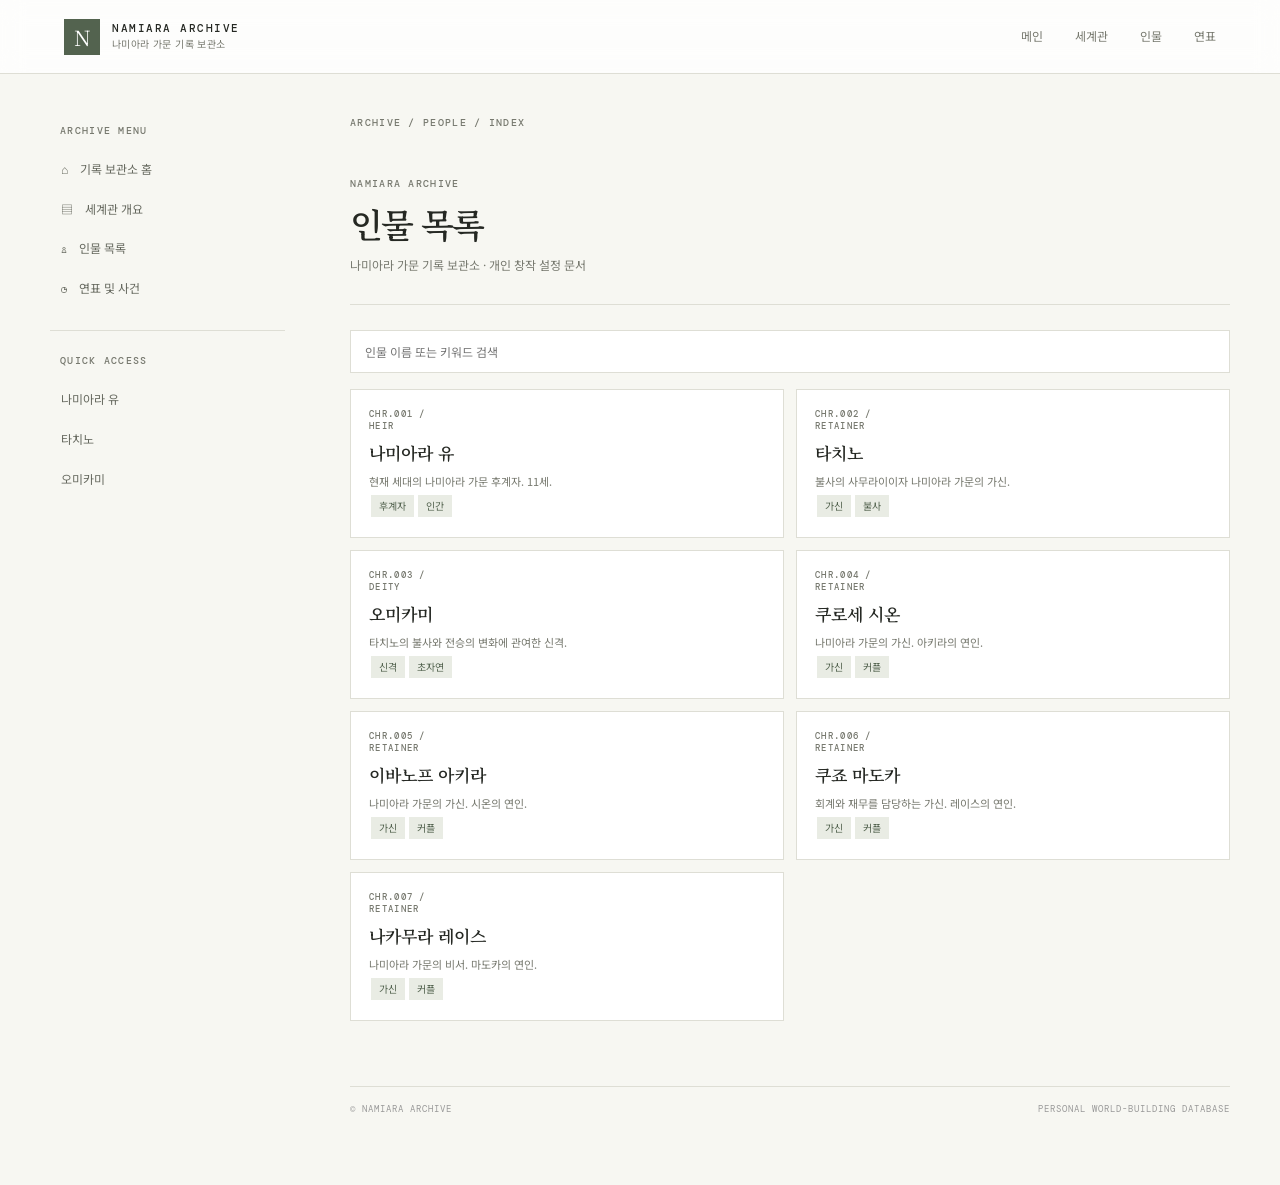
<file: characters/index.html>
<!doctype html><html lang="ko"><head><meta charset="utf-8"><meta name="viewport" content="width=device-width, initial-scale=1"><title>인물 목록 | 나미아라 기록 보관소</title><link rel="stylesheet" href="../assets/style.css"></head><body>
<header class="site-header"><a class="brand" href="../index.html"><span class="brand-mark">N</span><span><b>NAMIARA ARCHIVE</b><small>나미아라 가문 기록 보관소</small></span></a><button class="menu-toggle" aria-label="메뉴 열기" aria-expanded="false">☰</button><nav class="top-nav"><a href="../index.html">메인</a><a href="../world/index.html">세계관</a><a href="../characters/index.html">인물</a><a href="../timeline/index.html">연표</a></nav></header>
<div class="page-shell"><aside class="sidebar"><div class="side-label">ARCHIVE MENU</div><a class="side-link" href="../index.html">⌂　기록 보관소 홈</a><a class="side-link" href="../world/index.html">▤　세계관 개요</a><a class="side-link" href="../characters/index.html">♙　인물 목록</a><a class="side-link" href="../timeline/index.html">◷　연표 및 사건</a><div class="side-rule"></div><div class="side-label">QUICK ACCESS</div><a class="side-link" href="../characters/yu.html">나미아라 유</a><a class="side-link" href="../characters/tachino.html">타치노</a><a class="side-link" href="../characters/omikami.html">오미카미</a></aside>
<main class="content"><div class="breadcrumbs">ARCHIVE / PEOPLE / INDEX</div><div class="page-title"><span class="eyebrow">NAMIARA ARCHIVE</span><h1>인물 목록</h1><p>나미아라 가문 기록 보관소 · 개인 창작 설정 문서</p></div><input id="character-search" class="search-box" type="search" placeholder="인물 이름 또는 키워드 검색">
<div class="character-list">
<a class="character-card" href="yu.html"><span class="file-id">CHR.001 / HEIR</span><b>나미아라 유</b><p>현재 세대의 나미아라 가문 후계자. 11세.</p><span class="tag">후계자</span><span class="tag">인간</span></a>
<a class="character-card" href="tachino.html"><span class="file-id">CHR.002 / RETAINER</span><b>타치노</b><p>불사의 사무라이이자 나미아라 가문의 가신.</p><span class="tag">가신</span><span class="tag">불사</span></a>
<a class="character-card" href="omikami.html"><span class="file-id">CHR.003 / DEITY</span><b>오미카미</b><p>타치노의 불사와 전승의 변화에 관여한 신격.</p><span class="tag">신격</span><span class="tag">초자연</span></a>
<a class="character-card" href="shion.html"><span class="file-id">CHR.004 / RETAINER</span><b>쿠로세 시온</b><p>나미아라 가문의 가신. 아키라의 연인.</p><span class="tag">가신</span><span class="tag">커플</span></a>
<a class="character-card" href="akira.html"><span class="file-id">CHR.005 / RETAINER</span><b>이바노프 아키라</b><p>나미아라 가문의 가신. 시온의 연인.</p><span class="tag">가신</span><span class="tag">커플</span></a>
<a class="character-card" href="madoka.html"><span class="file-id">CHR.006 / RETAINER</span><b>쿠죠 마도카</b><p>회계와 재무를 담당하는 가신. 레이스의 연인.</p><span class="tag">가신</span><span class="tag">커플</span></a>
<a class="character-card" href="reisu.html"><span class="file-id">CHR.007 / RETAINER</span><b>나카무라 레이스</b><p>나미아라 가문의 비서. 마도카의 연인.</p><span class="tag">가신</span><span class="tag">커플</span></a>
</div><footer class="site-footer"><span>© NAMIARA ARCHIVE</span><span>PERSONAL WORLD-BUILDING DATABASE</span></footer></main></div><script src="../assets/main.js"></script></body></html>
</file>
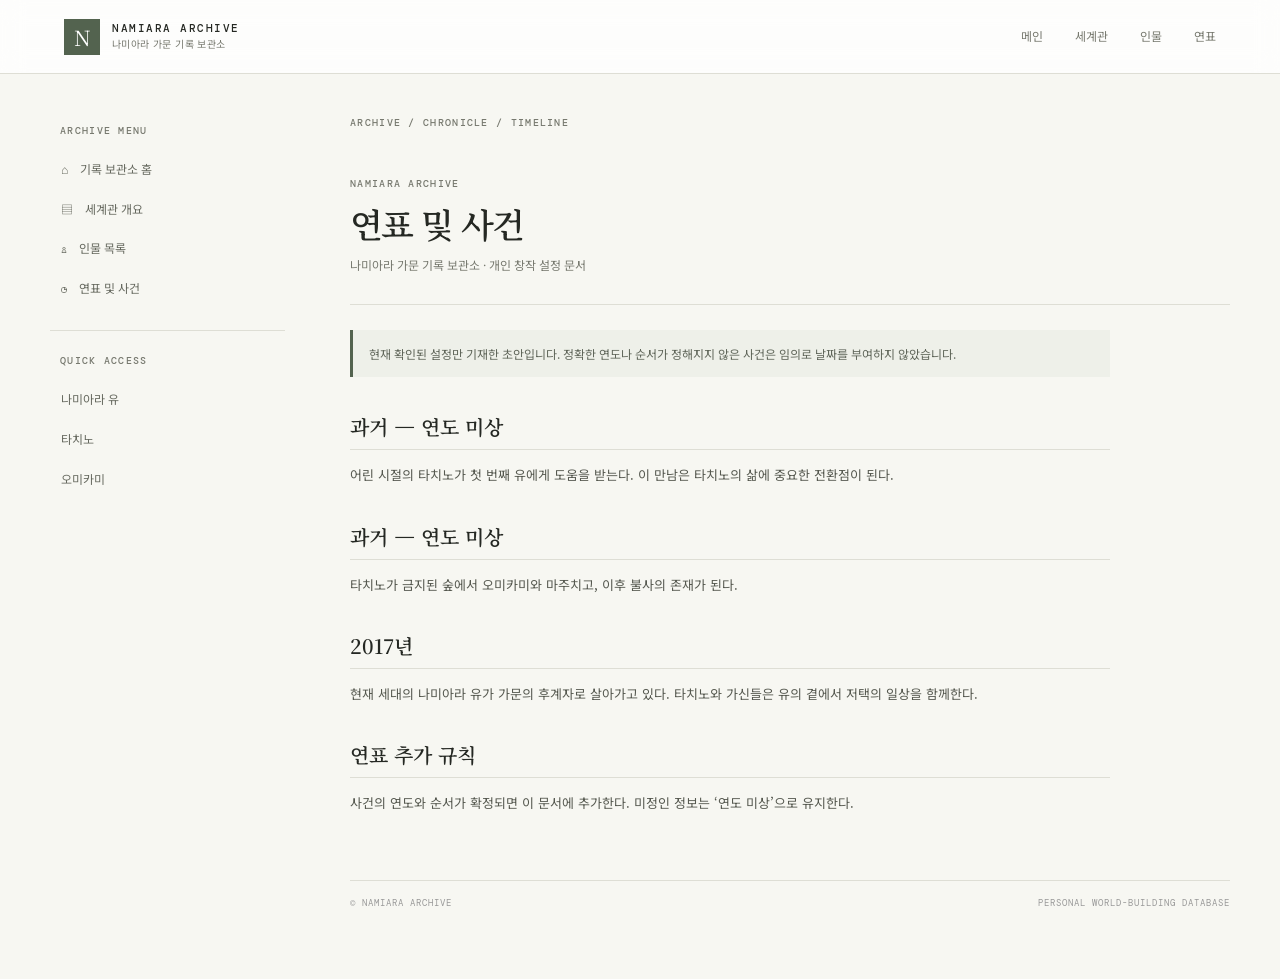
<file: timeline/index.html>
<!doctype html><html lang="ko"><head><meta charset="utf-8"><meta name="viewport" content="width=device-width, initial-scale=1"><title>연표 및 사건 | 나미아라 기록 보관소</title><link rel="stylesheet" href="../assets/style.css"></head><body>
<header class="site-header"><a class="brand" href="../index.html"><span class="brand-mark">N</span><span><b>NAMIARA ARCHIVE</b><small>나미아라 가문 기록 보관소</small></span></a><button class="menu-toggle" aria-label="메뉴 열기" aria-expanded="false">☰</button><nav class="top-nav"><a href="../index.html">메인</a><a href="../world/index.html">세계관</a><a href="../characters/index.html">인물</a><a href="../timeline/index.html">연표</a></nav></header>
<div class="page-shell"><aside class="sidebar"><div class="side-label">ARCHIVE MENU</div><a class="side-link" href="../index.html">⌂　기록 보관소 홈</a><a class="side-link" href="../world/index.html">▤　세계관 개요</a><a class="side-link" href="../characters/index.html">♙　인물 목록</a><a class="side-link" href="../timeline/index.html">◷　연표 및 사건</a><div class="side-rule"></div><div class="side-label">QUICK ACCESS</div><a class="side-link" href="../characters/yu.html">나미아라 유</a><a class="side-link" href="../characters/tachino.html">타치노</a><a class="side-link" href="../characters/omikami.html">오미카미</a></aside>
<main class="content"><div class="breadcrumbs">ARCHIVE / CHRONICLE / TIMELINE</div><div class="page-title"><span class="eyebrow">NAMIARA ARCHIVE</span><h1>연표 및 사건</h1><p>나미아라 가문 기록 보관소 · 개인 창작 설정 문서</p></div><article class="article"><div class="notice">현재 확인된 설정만 기재한 초안입니다. 정확한 연도나 순서가 정해지지 않은 사건은 임의로 날짜를 부여하지 않았습니다.</div><h2>과거 — 연도 미상</h2><p>어린 시절의 타치노가 첫 번째 유에게 도움을 받는다. 이 만남은 타치노의 삶에 중요한 전환점이 된다.</p><h2>과거 — 연도 미상</h2><p>타치노가 금지된 숲에서 오미카미와 마주치고, 이후 불사의 존재가 된다.</p><h2>2017년</h2><p>현재 세대의 나미아라 유가 가문의 후계자로 살아가고 있다. 타치노와 가신들은 유의 곁에서 저택의 일상을 함께한다.</p><h2>연표 추가 규칙</h2><p>사건의 연도와 순서가 확정되면 이 문서에 추가한다. 미정인 정보는 ‘연도 미상’으로 유지한다.</p></article><footer class="site-footer"><span>© NAMIARA ARCHIVE</span><span>PERSONAL WORLD-BUILDING DATABASE</span></footer></main></div><script src="../assets/main.js"></script></body></html>
</file>
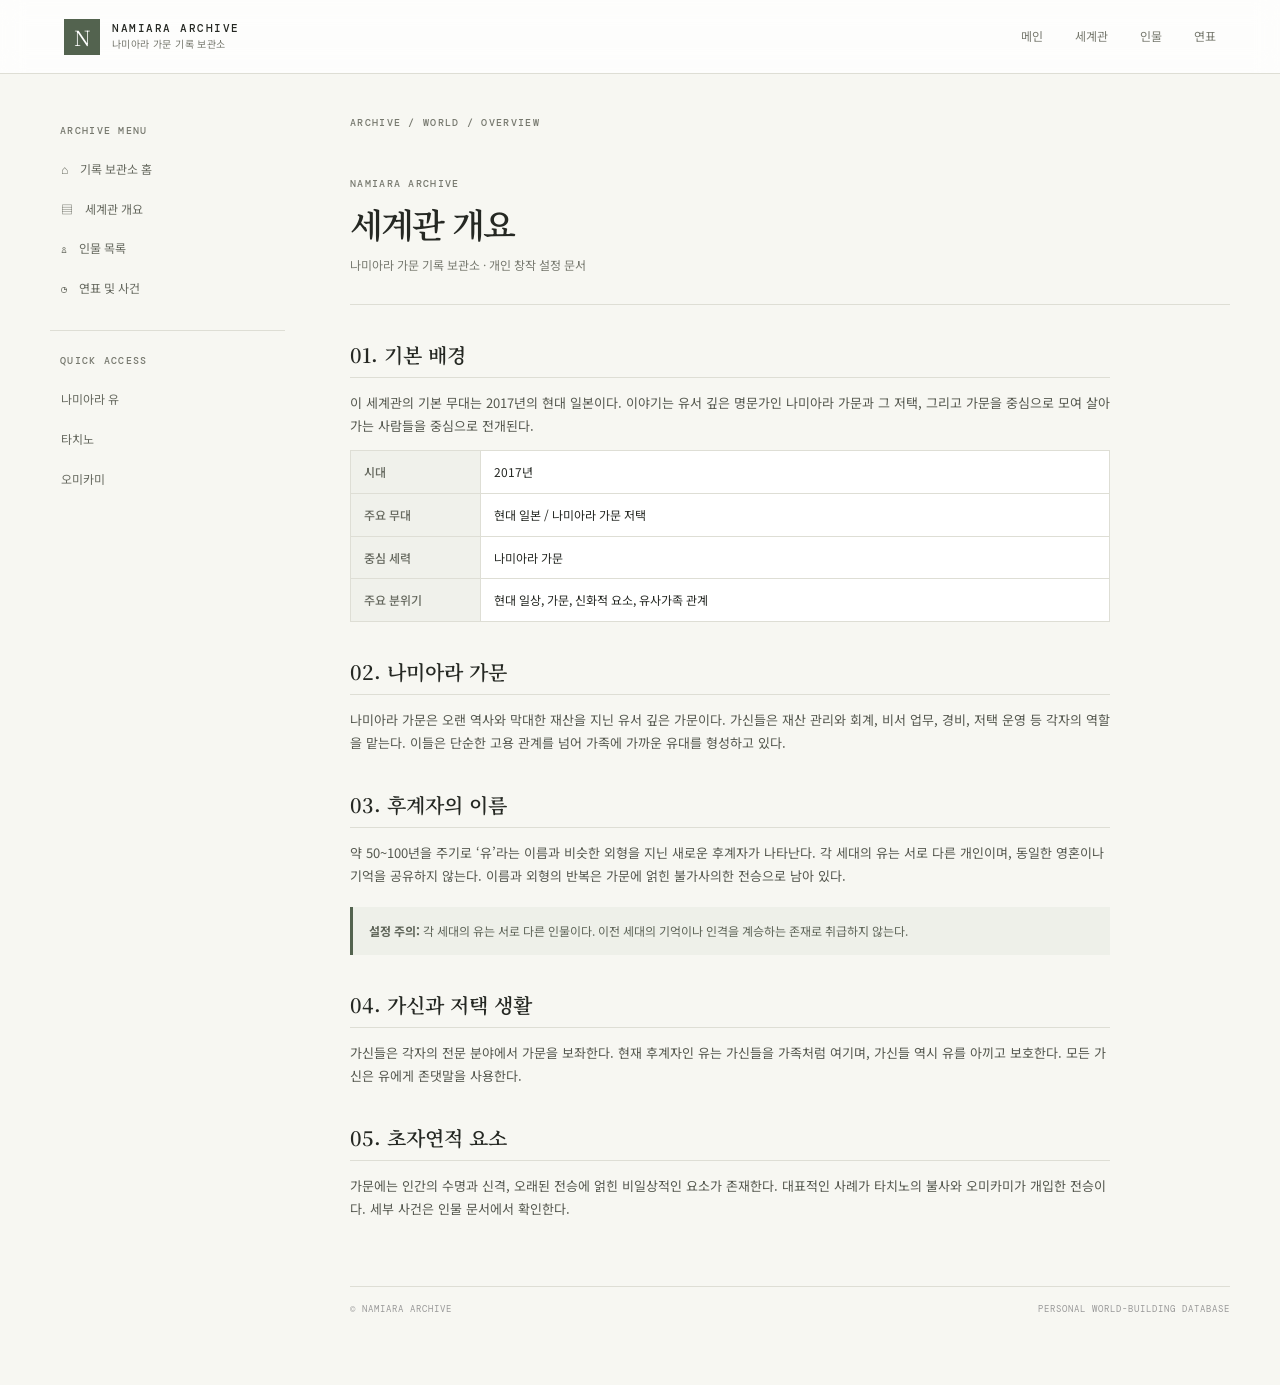
<file: world/index.html>
<!doctype html><html lang="ko"><head><meta charset="utf-8"><meta name="viewport" content="width=device-width, initial-scale=1"><title>세계관 개요 | 나미아라 기록 보관소</title><link rel="stylesheet" href="../assets/style.css"></head><body>
<header class="site-header"><a class="brand" href="../index.html"><span class="brand-mark">N</span><span><b>NAMIARA ARCHIVE</b><small>나미아라 가문 기록 보관소</small></span></a><button class="menu-toggle" aria-label="메뉴 열기" aria-expanded="false">☰</button><nav class="top-nav"><a href="../index.html">메인</a><a href="../world/index.html">세계관</a><a href="../characters/index.html">인물</a><a href="../timeline/index.html">연표</a></nav></header>
<div class="page-shell"><aside class="sidebar"><div class="side-label">ARCHIVE MENU</div><a class="side-link" href="../index.html">⌂　기록 보관소 홈</a><a class="side-link" href="../world/index.html">▤　세계관 개요</a><a class="side-link" href="../characters/index.html">♙　인물 목록</a><a class="side-link" href="../timeline/index.html">◷　연표 및 사건</a><div class="side-rule"></div><div class="side-label">QUICK ACCESS</div><a class="side-link" href="../characters/yu.html">나미아라 유</a><a class="side-link" href="../characters/tachino.html">타치노</a><a class="side-link" href="../characters/omikami.html">오미카미</a></aside>
<main class="content"><div class="breadcrumbs">ARCHIVE / WORLD / OVERVIEW</div><div class="page-title"><span class="eyebrow">NAMIARA ARCHIVE</span><h1>세계관 개요</h1><p>나미아라 가문 기록 보관소 · 개인 창작 설정 문서</p></div><article class="article">
<h2>01. 기본 배경</h2>
<p>이 세계관의 기본 무대는 2017년의 현대 일본이다. 이야기는 유서 깊은 명문가인 나미아라 가문과 그 저택, 그리고 가문을 중심으로 모여 살아가는 사람들을 중심으로 전개된다.</p>
<table class="data-table"><tr><th>시대</th><td>2017년</td></tr><tr><th>주요 무대</th><td>현대 일본 / 나미아라 가문 저택</td></tr><tr><th>중심 세력</th><td>나미아라 가문</td></tr><tr><th>주요 분위기</th><td>현대 일상, 가문, 신화적 요소, 유사가족 관계</td></tr></table>
<h2>02. 나미아라 가문</h2>
<p>나미아라 가문은 오랜 역사와 막대한 재산을 지닌 유서 깊은 가문이다. 가신들은 재산 관리와 회계, 비서 업무, 경비, 저택 운영 등 각자의 역할을 맡는다. 이들은 단순한 고용 관계를 넘어 가족에 가까운 유대를 형성하고 있다.</p>
<h2>03. 후계자의 이름</h2>
<p>약 50~100년을 주기로 ‘유’라는 이름과 비슷한 외형을 지닌 새로운 후계자가 나타난다. 각 세대의 유는 서로 다른 개인이며, 동일한 영혼이나 기억을 공유하지 않는다. 이름과 외형의 반복은 가문에 얽힌 불가사의한 전승으로 남아 있다.</p>
<div class="notice"><b>설정 주의:</b> 각 세대의 유는 서로 다른 인물이다. 이전 세대의 기억이나 인격을 계승하는 존재로 취급하지 않는다.</div>
<h2>04. 가신과 저택 생활</h2>
<p>가신들은 각자의 전문 분야에서 가문을 보좌한다. 현재 후계자인 유는 가신들을 가족처럼 여기며, 가신들 역시 유를 아끼고 보호한다. 모든 가신은 유에게 존댓말을 사용한다.</p>
<h2>05. 초자연적 요소</h2>
<p>가문에는 인간의 수명과 신격, 오래된 전승에 얽힌 비일상적인 요소가 존재한다. 대표적인 사례가 타치노의 불사와 오미카미가 개입한 전승이다. 세부 사건은 인물 문서에서 확인한다.</p>
</article><footer class="site-footer"><span>© NAMIARA ARCHIVE</span><span>PERSONAL WORLD-BUILDING DATABASE</span></footer></main></div><script src="../assets/main.js"></script></body></html>
</file>
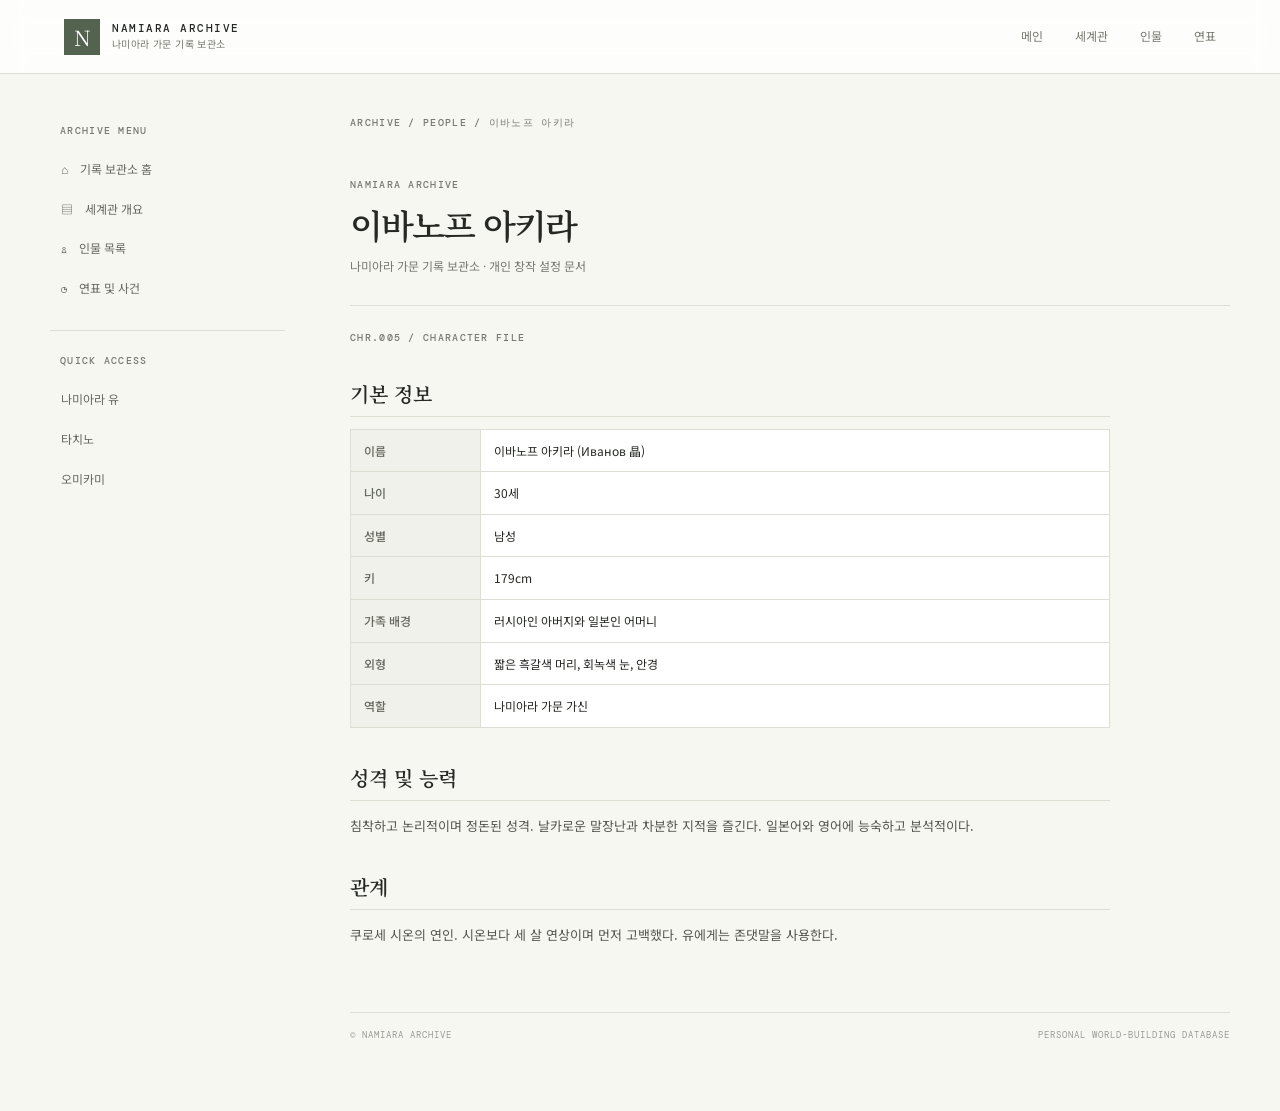
<file: characters/akira.html>
<!doctype html><html lang="ko"><head><meta charset="utf-8"><meta name="viewport" content="width=device-width, initial-scale=1"><title>이바노프 아키라 | 나미아라 기록 보관소</title><link rel="stylesheet" href="../assets/style.css"></head><body>
<header class="site-header"><a class="brand" href="../index.html"><span class="brand-mark">N</span><span><b>NAMIARA ARCHIVE</b><small>나미아라 가문 기록 보관소</small></span></a><button class="menu-toggle" aria-label="메뉴 열기" aria-expanded="false">☰</button><nav class="top-nav"><a href="../index.html">메인</a><a href="../world/index.html">세계관</a><a href="../characters/index.html">인물</a><a href="../timeline/index.html">연표</a></nav></header>
<div class="page-shell"><aside class="sidebar"><div class="side-label">ARCHIVE MENU</div><a class="side-link" href="../index.html">⌂　기록 보관소 홈</a><a class="side-link" href="../world/index.html">▤　세계관 개요</a><a class="side-link" href="../characters/index.html">♙　인물 목록</a><a class="side-link" href="../timeline/index.html">◷　연표 및 사건</a><div class="side-rule"></div><div class="side-label">QUICK ACCESS</div><a class="side-link" href="../characters/yu.html">나미아라 유</a><a class="side-link" href="../characters/tachino.html">타치노</a><a class="side-link" href="../characters/omikami.html">오미카미</a></aside>
<main class="content"><div class="breadcrumbs">ARCHIVE / PEOPLE / 이바노프 아키라</div><div class="page-title"><span class="eyebrow">NAMIARA ARCHIVE</span><h1>이바노프 아키라</h1><p>나미아라 가문 기록 보관소 · 개인 창작 설정 문서</p></div><article class="article"><div class="eyebrow">CHR.005 / CHARACTER FILE</div><h2>기본 정보</h2><table class="data-table"><tr><th>이름</th><td>이바노프 아키라 (Иванов 晶)</td></tr><tr><th>나이</th><td>30세</td></tr><tr><th>성별</th><td>남성</td></tr><tr><th>키</th><td>179cm</td></tr><tr><th>가족 배경</th><td>러시아인 아버지와 일본인 어머니</td></tr><tr><th>외형</th><td>짧은 흑갈색 머리, 회녹색 눈, 안경</td></tr><tr><th>역할</th><td>나미아라 가문 가신</td></tr></table><h2>성격 및 능력</h2><p>침착하고 논리적이며 정돈된 성격. 날카로운 말장난과 차분한 지적을 즐긴다. 일본어와 영어에 능숙하고 분석적이다.</p><h2>관계</h2><p>쿠로세 시온의 연인. 시온보다 세 살 연상이며 먼저 고백했다. 유에게는 존댓말을 사용한다.</p></article><footer class="site-footer"><span>© NAMIARA ARCHIVE</span><span>PERSONAL WORLD-BUILDING DATABASE</span></footer></main></div><script src="../assets/main.js"></script></body></html>
</file>
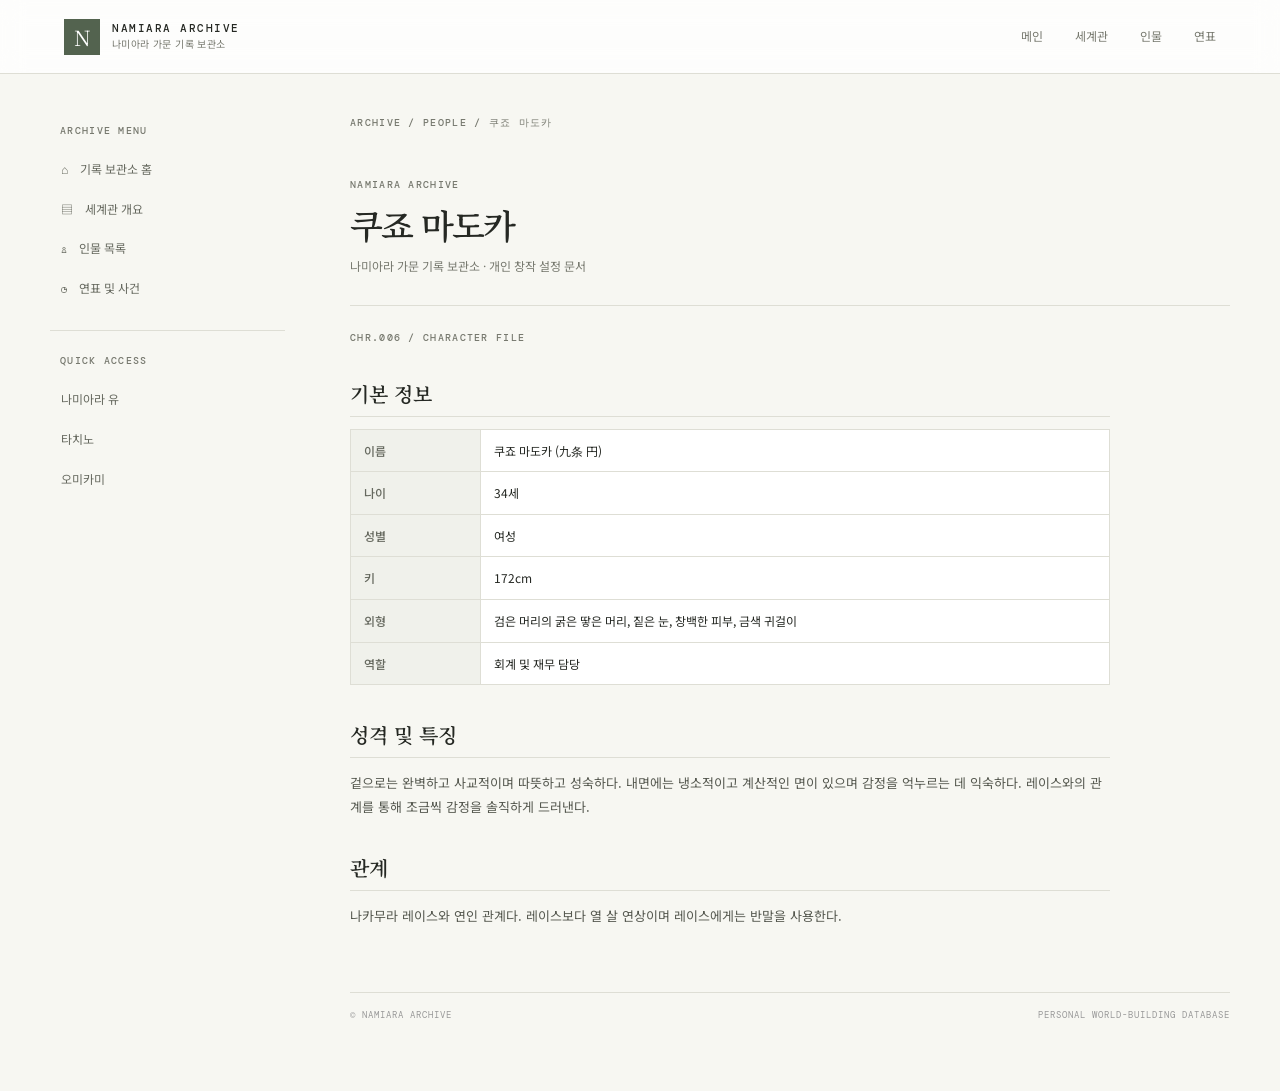
<file: characters/madoka.html>
<!doctype html><html lang="ko"><head><meta charset="utf-8"><meta name="viewport" content="width=device-width, initial-scale=1"><title>쿠죠 마도카 | 나미아라 기록 보관소</title><link rel="stylesheet" href="../assets/style.css"></head><body>
<header class="site-header"><a class="brand" href="../index.html"><span class="brand-mark">N</span><span><b>NAMIARA ARCHIVE</b><small>나미아라 가문 기록 보관소</small></span></a><button class="menu-toggle" aria-label="메뉴 열기" aria-expanded="false">☰</button><nav class="top-nav"><a href="../index.html">메인</a><a href="../world/index.html">세계관</a><a href="../characters/index.html">인물</a><a href="../timeline/index.html">연표</a></nav></header>
<div class="page-shell"><aside class="sidebar"><div class="side-label">ARCHIVE MENU</div><a class="side-link" href="../index.html">⌂　기록 보관소 홈</a><a class="side-link" href="../world/index.html">▤　세계관 개요</a><a class="side-link" href="../characters/index.html">♙　인물 목록</a><a class="side-link" href="../timeline/index.html">◷　연표 및 사건</a><div class="side-rule"></div><div class="side-label">QUICK ACCESS</div><a class="side-link" href="../characters/yu.html">나미아라 유</a><a class="side-link" href="../characters/tachino.html">타치노</a><a class="side-link" href="../characters/omikami.html">오미카미</a></aside>
<main class="content"><div class="breadcrumbs">ARCHIVE / PEOPLE / 쿠죠 마도카</div><div class="page-title"><span class="eyebrow">NAMIARA ARCHIVE</span><h1>쿠죠 마도카</h1><p>나미아라 가문 기록 보관소 · 개인 창작 설정 문서</p></div><article class="article"><div class="eyebrow">CHR.006 / CHARACTER FILE</div><h2>기본 정보</h2><table class="data-table"><tr><th>이름</th><td>쿠죠 마도카 (九条 円)</td></tr><tr><th>나이</th><td>34세</td></tr><tr><th>성별</th><td>여성</td></tr><tr><th>키</th><td>172cm</td></tr><tr><th>외형</th><td>검은 머리의 굵은 땋은 머리, 짙은 눈, 창백한 피부, 금색 귀걸이</td></tr><tr><th>역할</th><td>회계 및 재무 담당</td></tr></table><h2>성격 및 특징</h2><p>겉으로는 완벽하고 사교적이며 따뜻하고 성숙하다. 내면에는 냉소적이고 계산적인 면이 있으며 감정을 억누르는 데 익숙하다. 레이스와의 관계를 통해 조금씩 감정을 솔직하게 드러낸다.</p><h2>관계</h2><p>나카무라 레이스와 연인 관계다. 레이스보다 열 살 연상이며 레이스에게는 반말을 사용한다.</p></article><footer class="site-footer"><span>© NAMIARA ARCHIVE</span><span>PERSONAL WORLD-BUILDING DATABASE</span></footer></main></div><script src="../assets/main.js"></script></body></html>
</file>
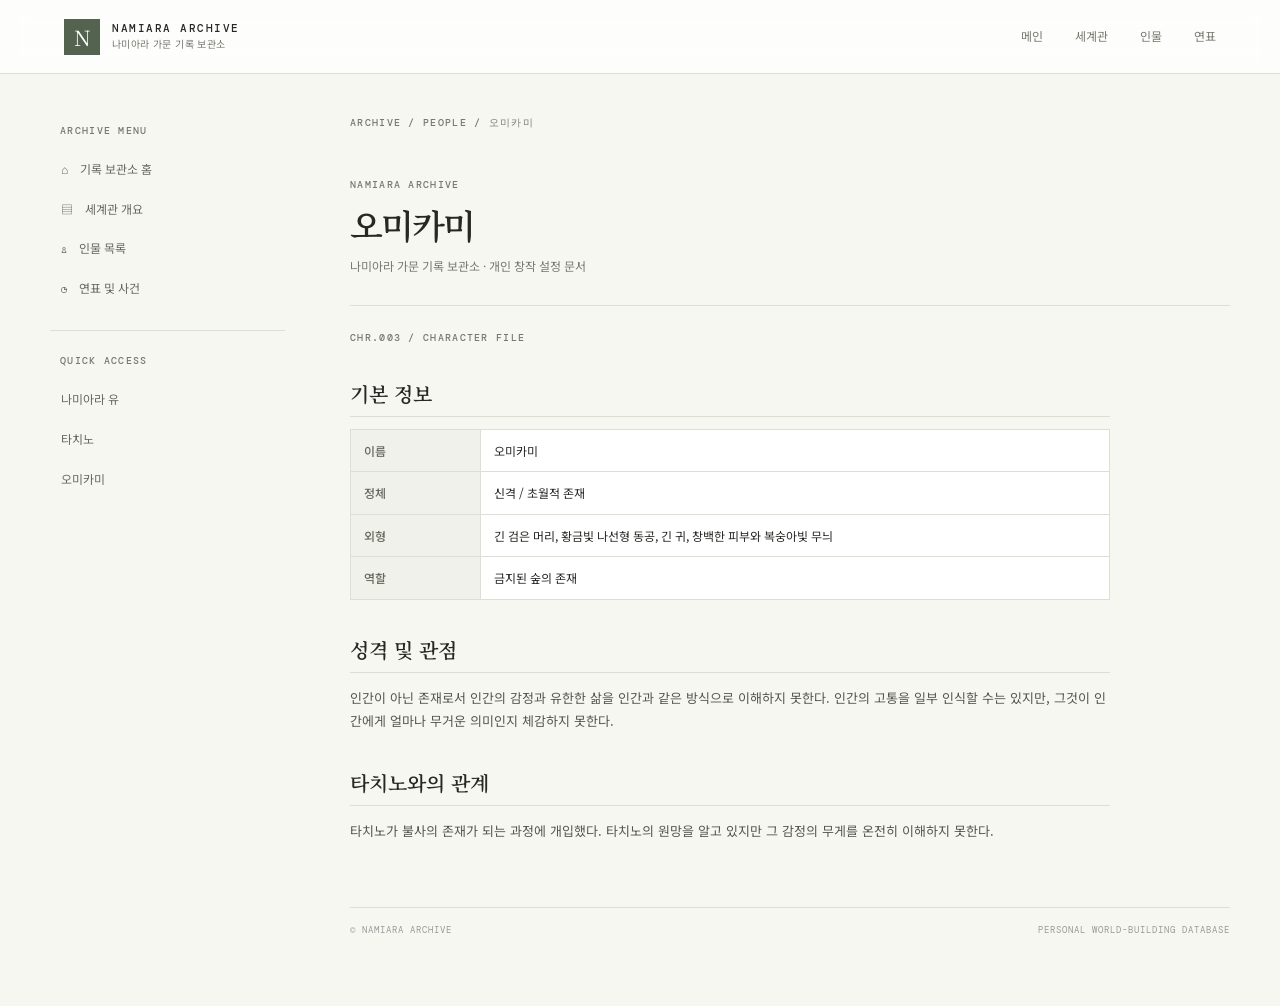
<file: characters/omikami.html>
<!doctype html><html lang="ko"><head><meta charset="utf-8"><meta name="viewport" content="width=device-width, initial-scale=1"><title>오미카미 | 나미아라 기록 보관소</title><link rel="stylesheet" href="../assets/style.css"></head><body>
<header class="site-header"><a class="brand" href="../index.html"><span class="brand-mark">N</span><span><b>NAMIARA ARCHIVE</b><small>나미아라 가문 기록 보관소</small></span></a><button class="menu-toggle" aria-label="메뉴 열기" aria-expanded="false">☰</button><nav class="top-nav"><a href="../index.html">메인</a><a href="../world/index.html">세계관</a><a href="../characters/index.html">인물</a><a href="../timeline/index.html">연표</a></nav></header>
<div class="page-shell"><aside class="sidebar"><div class="side-label">ARCHIVE MENU</div><a class="side-link" href="../index.html">⌂　기록 보관소 홈</a><a class="side-link" href="../world/index.html">▤　세계관 개요</a><a class="side-link" href="../characters/index.html">♙　인물 목록</a><a class="side-link" href="../timeline/index.html">◷　연표 및 사건</a><div class="side-rule"></div><div class="side-label">QUICK ACCESS</div><a class="side-link" href="../characters/yu.html">나미아라 유</a><a class="side-link" href="../characters/tachino.html">타치노</a><a class="side-link" href="../characters/omikami.html">오미카미</a></aside>
<main class="content"><div class="breadcrumbs">ARCHIVE / PEOPLE / 오미카미</div><div class="page-title"><span class="eyebrow">NAMIARA ARCHIVE</span><h1>오미카미</h1><p>나미아라 가문 기록 보관소 · 개인 창작 설정 문서</p></div><article class="article"><div class="eyebrow">CHR.003 / CHARACTER FILE</div><h2>기본 정보</h2><table class="data-table"><tr><th>이름</th><td>오미카미</td></tr><tr><th>정체</th><td>신격 / 초월적 존재</td></tr><tr><th>외형</th><td>긴 검은 머리, 황금빛 나선형 동공, 긴 귀, 창백한 피부와 복숭아빛 무늬</td></tr><tr><th>역할</th><td>금지된 숲의 존재</td></tr></table><h2>성격 및 관점</h2><p>인간이 아닌 존재로서 인간의 감정과 유한한 삶을 인간과 같은 방식으로 이해하지 못한다. 인간의 고통을 일부 인식할 수는 있지만, 그것이 인간에게 얼마나 무거운 의미인지 체감하지 못한다.</p><h2>타치노와의 관계</h2><p>타치노가 불사의 존재가 되는 과정에 개입했다. 타치노의 원망을 알고 있지만 그 감정의 무게를 온전히 이해하지 못한다.</p></article><footer class="site-footer"><span>© NAMIARA ARCHIVE</span><span>PERSONAL WORLD-BUILDING DATABASE</span></footer></main></div><script src="../assets/main.js"></script></body></html>
</file>
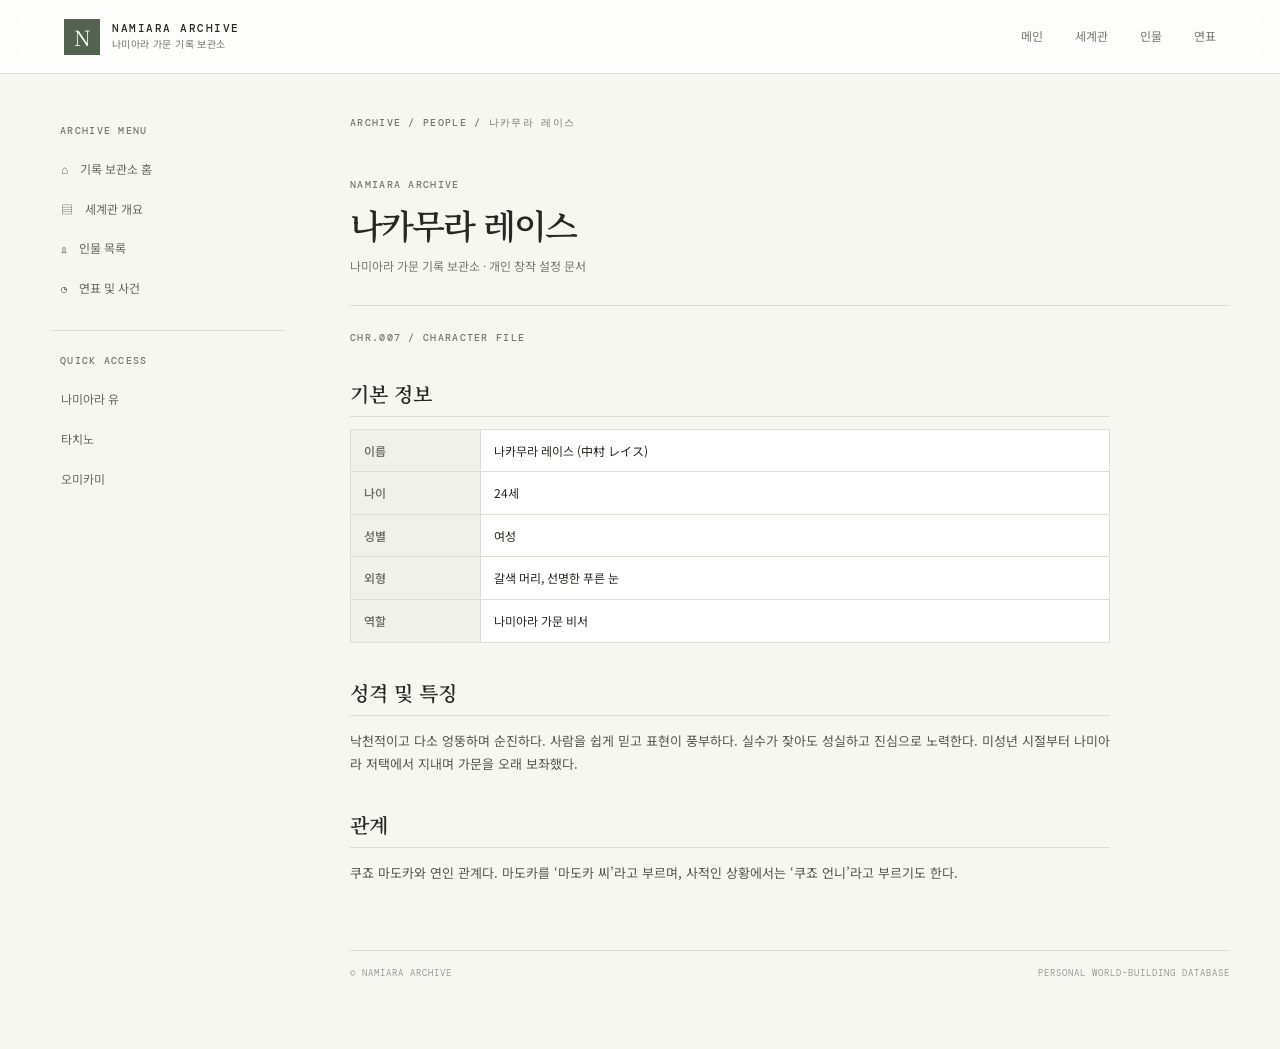
<file: characters/reisu.html>
<!doctype html><html lang="ko"><head><meta charset="utf-8"><meta name="viewport" content="width=device-width, initial-scale=1"><title>나카무라 레이스 | 나미아라 기록 보관소</title><link rel="stylesheet" href="../assets/style.css"></head><body>
<header class="site-header"><a class="brand" href="../index.html"><span class="brand-mark">N</span><span><b>NAMIARA ARCHIVE</b><small>나미아라 가문 기록 보관소</small></span></a><button class="menu-toggle" aria-label="메뉴 열기" aria-expanded="false">☰</button><nav class="top-nav"><a href="../index.html">메인</a><a href="../world/index.html">세계관</a><a href="../characters/index.html">인물</a><a href="../timeline/index.html">연표</a></nav></header>
<div class="page-shell"><aside class="sidebar"><div class="side-label">ARCHIVE MENU</div><a class="side-link" href="../index.html">⌂　기록 보관소 홈</a><a class="side-link" href="../world/index.html">▤　세계관 개요</a><a class="side-link" href="../characters/index.html">♙　인물 목록</a><a class="side-link" href="../timeline/index.html">◷　연표 및 사건</a><div class="side-rule"></div><div class="side-label">QUICK ACCESS</div><a class="side-link" href="../characters/yu.html">나미아라 유</a><a class="side-link" href="../characters/tachino.html">타치노</a><a class="side-link" href="../characters/omikami.html">오미카미</a></aside>
<main class="content"><div class="breadcrumbs">ARCHIVE / PEOPLE / 나카무라 레이스</div><div class="page-title"><span class="eyebrow">NAMIARA ARCHIVE</span><h1>나카무라 레이스</h1><p>나미아라 가문 기록 보관소 · 개인 창작 설정 문서</p></div><article class="article"><div class="eyebrow">CHR.007 / CHARACTER FILE</div><h2>기본 정보</h2><table class="data-table"><tr><th>이름</th><td>나카무라 레이스 (中村 レイス)</td></tr><tr><th>나이</th><td>24세</td></tr><tr><th>성별</th><td>여성</td></tr><tr><th>외형</th><td>갈색 머리, 선명한 푸른 눈</td></tr><tr><th>역할</th><td>나미아라 가문 비서</td></tr></table><h2>성격 및 특징</h2><p>낙천적이고 다소 엉뚱하며 순진하다. 사람을 쉽게 믿고 표현이 풍부하다. 실수가 잦아도 성실하고 진심으로 노력한다. 미성년 시절부터 나미아라 저택에서 지내며 가문을 오래 보좌했다.</p><h2>관계</h2><p>쿠죠 마도카와 연인 관계다. 마도카를 ‘마도카 씨’라고 부르며, 사적인 상황에서는 ‘쿠죠 언니’라고 부르기도 한다.</p></article><footer class="site-footer"><span>© NAMIARA ARCHIVE</span><span>PERSONAL WORLD-BUILDING DATABASE</span></footer></main></div><script src="../assets/main.js"></script></body></html>
</file>
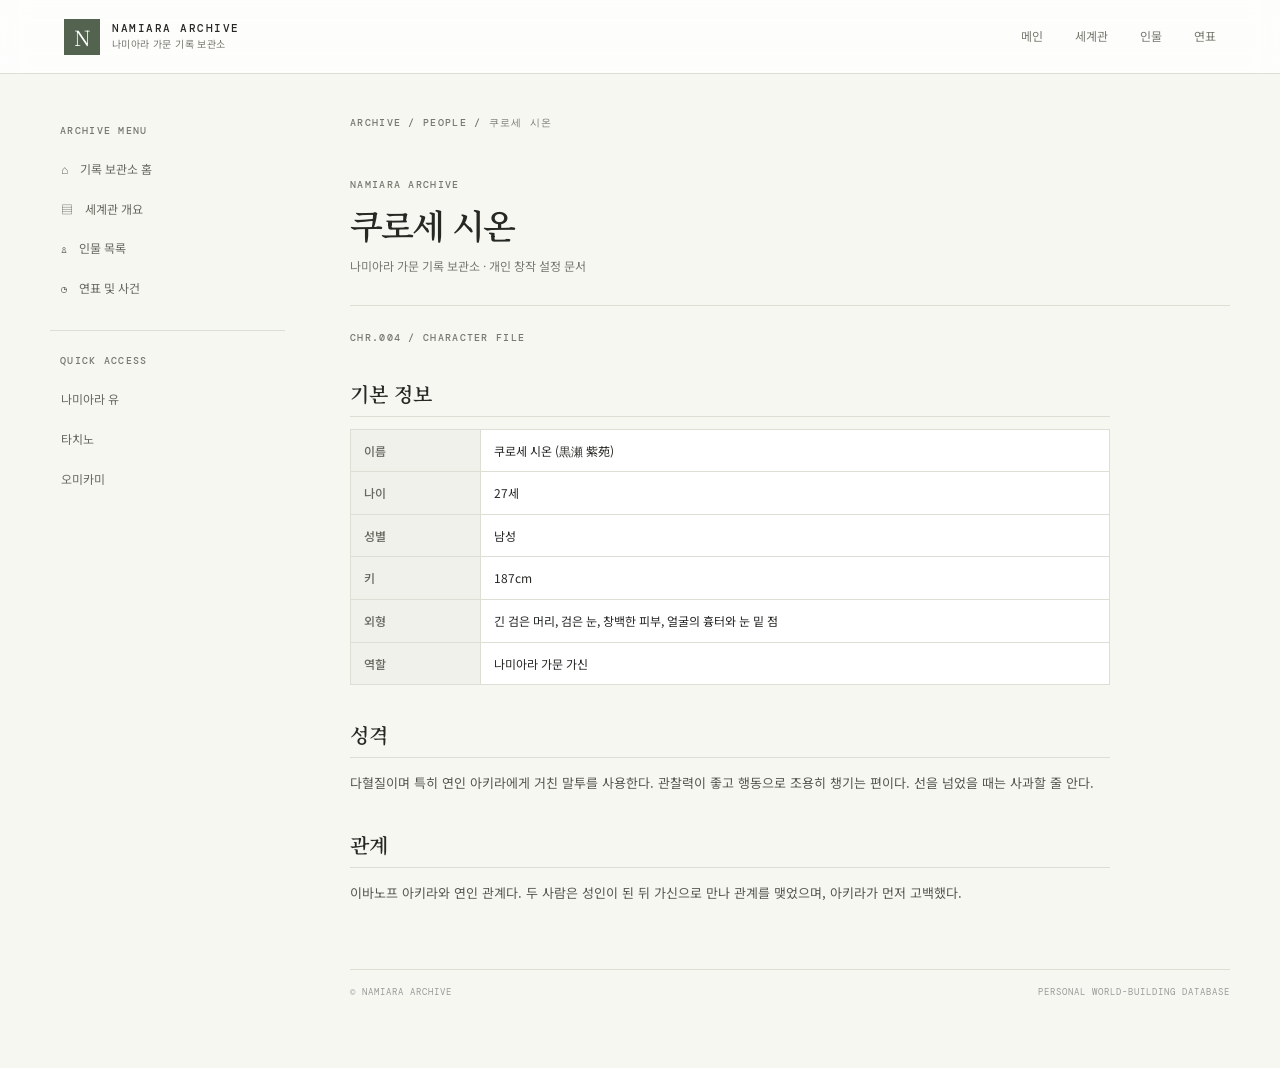
<file: characters/shion.html>
<!doctype html><html lang="ko"><head><meta charset="utf-8"><meta name="viewport" content="width=device-width, initial-scale=1"><title>쿠로세 시온 | 나미아라 기록 보관소</title><link rel="stylesheet" href="../assets/style.css"></head><body>
<header class="site-header"><a class="brand" href="../index.html"><span class="brand-mark">N</span><span><b>NAMIARA ARCHIVE</b><small>나미아라 가문 기록 보관소</small></span></a><button class="menu-toggle" aria-label="메뉴 열기" aria-expanded="false">☰</button><nav class="top-nav"><a href="../index.html">메인</a><a href="../world/index.html">세계관</a><a href="../characters/index.html">인물</a><a href="../timeline/index.html">연표</a></nav></header>
<div class="page-shell"><aside class="sidebar"><div class="side-label">ARCHIVE MENU</div><a class="side-link" href="../index.html">⌂　기록 보관소 홈</a><a class="side-link" href="../world/index.html">▤　세계관 개요</a><a class="side-link" href="../characters/index.html">♙　인물 목록</a><a class="side-link" href="../timeline/index.html">◷　연표 및 사건</a><div class="side-rule"></div><div class="side-label">QUICK ACCESS</div><a class="side-link" href="../characters/yu.html">나미아라 유</a><a class="side-link" href="../characters/tachino.html">타치노</a><a class="side-link" href="../characters/omikami.html">오미카미</a></aside>
<main class="content"><div class="breadcrumbs">ARCHIVE / PEOPLE / 쿠로세 시온</div><div class="page-title"><span class="eyebrow">NAMIARA ARCHIVE</span><h1>쿠로세 시온</h1><p>나미아라 가문 기록 보관소 · 개인 창작 설정 문서</p></div><article class="article"><div class="eyebrow">CHR.004 / CHARACTER FILE</div><h2>기본 정보</h2><table class="data-table"><tr><th>이름</th><td>쿠로세 시온 (黒瀬 紫苑)</td></tr><tr><th>나이</th><td>27세</td></tr><tr><th>성별</th><td>남성</td></tr><tr><th>키</th><td>187cm</td></tr><tr><th>외형</th><td>긴 검은 머리, 검은 눈, 창백한 피부, 얼굴의 흉터와 눈 밑 점</td></tr><tr><th>역할</th><td>나미아라 가문 가신</td></tr></table><h2>성격</h2><p>다혈질이며 특히 연인 아키라에게 거친 말투를 사용한다. 관찰력이 좋고 행동으로 조용히 챙기는 편이다. 선을 넘었을 때는 사과할 줄 안다.</p><h2>관계</h2><p>이바노프 아키라와 연인 관계다. 두 사람은 성인이 된 뒤 가신으로 만나 관계를 맺었으며, 아키라가 먼저 고백했다.</p></article><footer class="site-footer"><span>© NAMIARA ARCHIVE</span><span>PERSONAL WORLD-BUILDING DATABASE</span></footer></main></div><script src="../assets/main.js"></script></body></html>
</file>
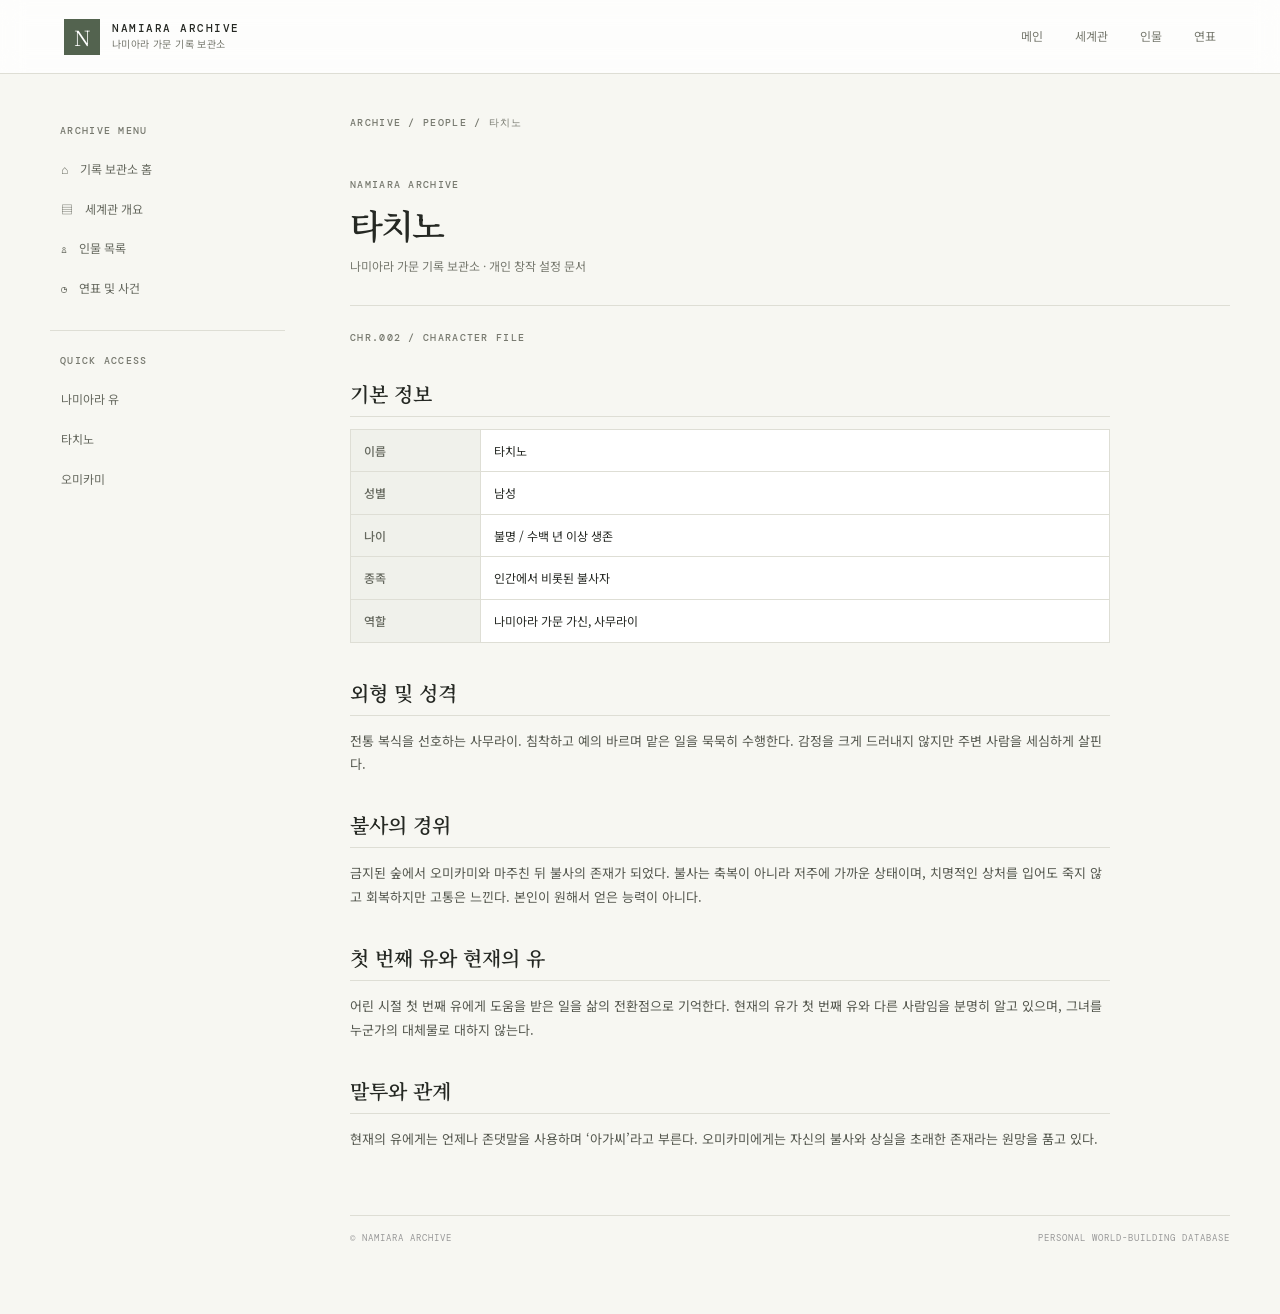
<file: characters/tachino.html>
<!doctype html><html lang="ko"><head><meta charset="utf-8"><meta name="viewport" content="width=device-width, initial-scale=1"><title>타치노 | 나미아라 기록 보관소</title><link rel="stylesheet" href="../assets/style.css"></head><body>
<header class="site-header"><a class="brand" href="../index.html"><span class="brand-mark">N</span><span><b>NAMIARA ARCHIVE</b><small>나미아라 가문 기록 보관소</small></span></a><button class="menu-toggle" aria-label="메뉴 열기" aria-expanded="false">☰</button><nav class="top-nav"><a href="../index.html">메인</a><a href="../world/index.html">세계관</a><a href="../characters/index.html">인물</a><a href="../timeline/index.html">연표</a></nav></header>
<div class="page-shell"><aside class="sidebar"><div class="side-label">ARCHIVE MENU</div><a class="side-link" href="../index.html">⌂　기록 보관소 홈</a><a class="side-link" href="../world/index.html">▤　세계관 개요</a><a class="side-link" href="../characters/index.html">♙　인물 목록</a><a class="side-link" href="../timeline/index.html">◷　연표 및 사건</a><div class="side-rule"></div><div class="side-label">QUICK ACCESS</div><a class="side-link" href="../characters/yu.html">나미아라 유</a><a class="side-link" href="../characters/tachino.html">타치노</a><a class="side-link" href="../characters/omikami.html">오미카미</a></aside>
<main class="content"><div class="breadcrumbs">ARCHIVE / PEOPLE / 타치노</div><div class="page-title"><span class="eyebrow">NAMIARA ARCHIVE</span><h1>타치노</h1><p>나미아라 가문 기록 보관소 · 개인 창작 설정 문서</p></div><article class="article"><div class="eyebrow">CHR.002 / CHARACTER FILE</div><h2>기본 정보</h2><table class="data-table"><tr><th>이름</th><td>타치노</td></tr><tr><th>성별</th><td>남성</td></tr><tr><th>나이</th><td>불명 / 수백 년 이상 생존</td></tr><tr><th>종족</th><td>인간에서 비롯된 불사자</td></tr><tr><th>역할</th><td>나미아라 가문 가신, 사무라이</td></tr></table><h2>외형 및 성격</h2><p>전통 복식을 선호하는 사무라이. 침착하고 예의 바르며 맡은 일을 묵묵히 수행한다. 감정을 크게 드러내지 않지만 주변 사람을 세심하게 살핀다.</p><h2>불사의 경위</h2><p>금지된 숲에서 오미카미와 마주친 뒤 불사의 존재가 되었다. 불사는 축복이 아니라 저주에 가까운 상태이며, 치명적인 상처를 입어도 죽지 않고 회복하지만 고통은 느낀다. 본인이 원해서 얻은 능력이 아니다.</p><h2>첫 번째 유와 현재의 유</h2><p>어린 시절 첫 번째 유에게 도움을 받은 일을 삶의 전환점으로 기억한다. 현재의 유가 첫 번째 유와 다른 사람임을 분명히 알고 있으며, 그녀를 누군가의 대체물로 대하지 않는다.</p><h2>말투와 관계</h2><p>현재의 유에게는 언제나 존댓말을 사용하며 ‘아가씨’라고 부른다. 오미카미에게는 자신의 불사와 상실을 초래한 존재라는 원망을 품고 있다.</p></article><footer class="site-footer"><span>© NAMIARA ARCHIVE</span><span>PERSONAL WORLD-BUILDING DATABASE</span></footer></main></div><script src="../assets/main.js"></script></body></html>
</file>
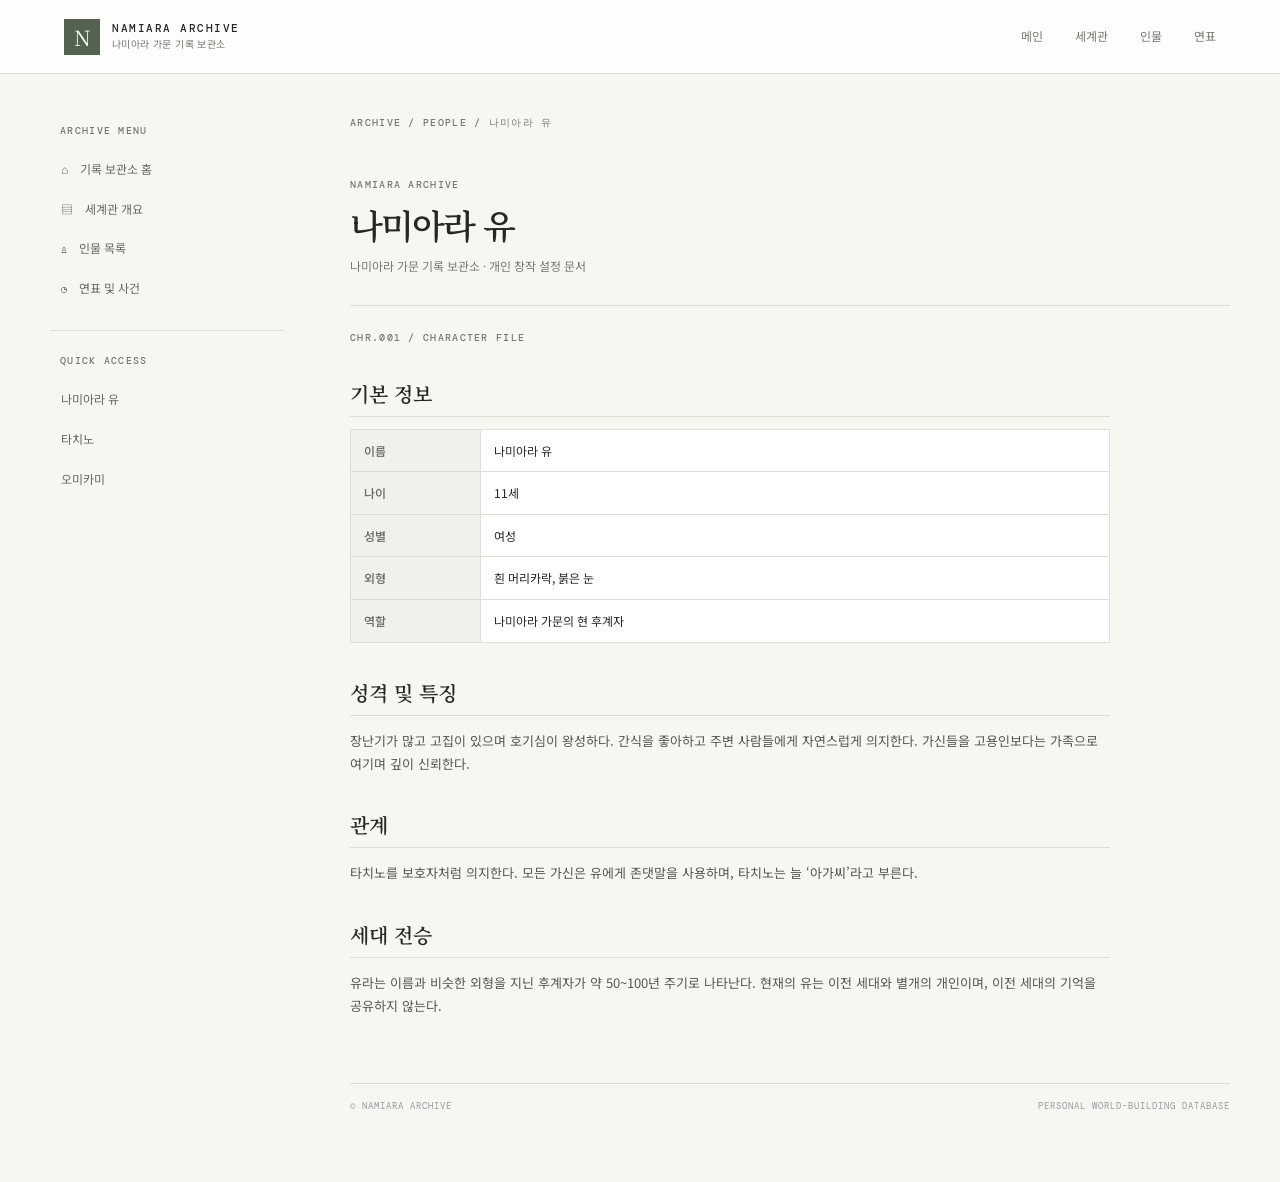
<file: characters/yu.html>
<!doctype html><html lang="ko"><head><meta charset="utf-8"><meta name="viewport" content="width=device-width, initial-scale=1"><title>나미아라 유 | 나미아라 기록 보관소</title><link rel="stylesheet" href="../assets/style.css"></head><body>
<header class="site-header"><a class="brand" href="../index.html"><span class="brand-mark">N</span><span><b>NAMIARA ARCHIVE</b><small>나미아라 가문 기록 보관소</small></span></a><button class="menu-toggle" aria-label="메뉴 열기" aria-expanded="false">☰</button><nav class="top-nav"><a href="../index.html">메인</a><a href="../world/index.html">세계관</a><a href="../characters/index.html">인물</a><a href="../timeline/index.html">연표</a></nav></header>
<div class="page-shell"><aside class="sidebar"><div class="side-label">ARCHIVE MENU</div><a class="side-link" href="../index.html">⌂　기록 보관소 홈</a><a class="side-link" href="../world/index.html">▤　세계관 개요</a><a class="side-link" href="../characters/index.html">♙　인물 목록</a><a class="side-link" href="../timeline/index.html">◷　연표 및 사건</a><div class="side-rule"></div><div class="side-label">QUICK ACCESS</div><a class="side-link" href="../characters/yu.html">나미아라 유</a><a class="side-link" href="../characters/tachino.html">타치노</a><a class="side-link" href="../characters/omikami.html">오미카미</a></aside>
<main class="content"><div class="breadcrumbs">ARCHIVE / PEOPLE / 나미아라 유</div><div class="page-title"><span class="eyebrow">NAMIARA ARCHIVE</span><h1>나미아라 유</h1><p>나미아라 가문 기록 보관소 · 개인 창작 설정 문서</p></div><article class="article"><div class="eyebrow">CHR.001 / CHARACTER FILE</div><h2>기본 정보</h2><table class="data-table"><tr><th>이름</th><td>나미아라 유</td></tr><tr><th>나이</th><td>11세</td></tr><tr><th>성별</th><td>여성</td></tr><tr><th>외형</th><td>흰 머리카락, 붉은 눈</td></tr><tr><th>역할</th><td>나미아라 가문의 현 후계자</td></tr></table><h2>성격 및 특징</h2><p>장난기가 많고 고집이 있으며 호기심이 왕성하다. 간식을 좋아하고 주변 사람들에게 자연스럽게 의지한다. 가신들을 고용인보다는 가족으로 여기며 깊이 신뢰한다.</p><h2>관계</h2><p>타치노를 보호자처럼 의지한다. 모든 가신은 유에게 존댓말을 사용하며, 타치노는 늘 ‘아가씨’라고 부른다.</p><h2>세대 전승</h2><p>유라는 이름과 비슷한 외형을 지닌 후계자가 약 50~100년 주기로 나타난다. 현재의 유는 이전 세대와 별개의 개인이며, 이전 세대의 기억을 공유하지 않는다.</p></article><footer class="site-footer"><span>© NAMIARA ARCHIVE</span><span>PERSONAL WORLD-BUILDING DATABASE</span></footer></main></div><script src="../assets/main.js"></script></body></html>
</file>
<file: assets/style.css>
@import url('https://fonts.googleapis.com/css2?family=DM+Mono:wght@400;500&family=Noto+Serif+KR:wght@400;500;600;700&family=Noto+Sans+KR:wght@400;500;600;700&display=swap');
:root{--ink:#252823;--muted:#77796f;--line:#deded5;--paper:#f7f7f2;--white:#fff;--green:#53634f;--pale:#e9ece4;--serif:'Noto Serif KR',serif;--sans:'Noto Sans KR',sans-serif;--mono:'DM Mono',monospace}
*{box-sizing:border-box}html{scroll-behavior:smooth}body{margin:0;background:var(--paper);color:var(--ink);font-family:var(--sans);font-size:14px;line-height:1.8}
a{color:inherit;text-decoration:none}.site-header{height:74px;border-bottom:1px solid var(--line);display:flex;align-items:center;justify-content:space-between;padding:0 max(5vw,24px);background:rgba(255,255,255,.78);position:sticky;top:0;z-index:10;backdrop-filter:blur(12px)}
.brand{display:flex;align-items:center;gap:12px}.brand-mark{width:36px;height:36px;background:var(--green);color:white;display:grid;place-items:center;font-family:var(--serif);font-size:21px}.brand b{display:block;font:500 11px var(--mono);letter-spacing:1.5px}.brand small{display:block;color:var(--muted);font-size:10px;letter-spacing:.4px}
.top-nav{display:flex;gap:32px;height:100%;align-items:center}.top-nav a{font-size:12px;color:var(--muted);height:100%;display:flex;align-items:center;border-bottom:2px solid transparent}.top-nav a:hover,.top-nav a.active{color:var(--green);border-color:var(--green)}
.menu-toggle{display:none;border:0;background:none;font-size:20px;color:var(--ink)}
.page-shell{display:grid;grid-template-columns:235px minmax(0,900px);gap:65px;max-width:1240px;margin:0 auto;padding:42px 30px 70px}.sidebar{position:sticky;top:112px;align-self:start;padding:8px 0}.side-label,.eyebrow,.hero-kicker,.cat-number,.file-id,.breadcrumbs{font:500 10px var(--mono);letter-spacing:1.3px;color:var(--muted)}.side-label{margin:0 0 12px 10px}.side-link{display:block;padding:9px 11px;color:#66695f;font-size:12px;border-radius:3px}.side-link:hover,.side-link.selected{background:var(--pale);color:var(--green)}.side-rule{height:1px;background:var(--line);margin:23px 0}.side-note{margin:38px 8px 0;padding:14px;background:#eeefe9;border:1px solid var(--line);font-size:11px;color:var(--muted)}.side-note b{color:var(--ink);font-size:11px}.side-note p{margin:6px 0 0}
.content{min-width:0}.breadcrumbs{margin:0 0 18px}.hero{position:relative;overflow:hidden;background:#e9ece4;padding:55px 58px 48px;min-height:300px;border:1px solid #dfe3d9}.hero:after{content:"N";position:absolute;right:8%;top:-76px;font:300 330px var(--serif);color:rgba(83,99,79,.08);pointer-events:none}.hero-kicker{color:var(--green)}h1{font:600 clamp(34px,5vw,53px)/1.35 var(--serif);letter-spacing:-2px;margin:20px 0 10px}h1 em{font-style:normal;color:var(--green)}.hero p{color:#66695f;font-size:13px;margin:0 0 27px}.hero-button{display:inline-flex;align-items:center;gap:28px;background:var(--green);color:#fff;padding:10px 17px;font-size:11px}.hero-button:hover{background:#3d4a3a}.hero-index{position:absolute;bottom:23px;right:27px;font:10px var(--mono);color:#747c6d}.hero-index i{font-style:normal;margin-left:12px;letter-spacing:1px}
.stats{display:grid;grid-template-columns:repeat(3,1fr);border:1px solid var(--line);border-top:0;background:rgba(255,255,255,.55)}.stats div{padding:18px 22px;border-right:1px solid var(--line)}.stats div:last-child{border:0}.stats strong{display:block;font:500 21px var(--mono);color:var(--green)}.stats span{font-size:10px;color:var(--muted)}
.section-block{margin-top:48px}.section-heading{display:flex;justify-content:space-between;align-items:end;border-bottom:1px solid var(--line);padding-bottom:13px;margin-bottom:18px}.section-heading h2{font:600 22px var(--serif);margin:3px 0 0}.muted{font:10px var(--mono);color:#999}.text-link{font-size:11px;color:var(--green)}.category-grid{display:grid;grid-template-columns:repeat(3,1fr);gap:12px}.category-card{position:relative;background:#fff;border:1px solid var(--line);padding:19px 17px 22px;min-height:155px;transition:.2s}.category-card:hover{transform:translateY(-3px);border-color:#aeb9a7}.cat-number{font-size:9px}.category-card b{display:block;font:600 18px var(--serif);margin:13px 0 5px}.category-card p{font-size:11px;color:var(--muted);margin:0;line-height:1.7}.card-arrow{position:absolute;right:14px;bottom:10px;color:var(--green)}
.featured-list{border-top:1px solid var(--line)}.featured-list>a{display:flex;align-items:center;gap:20px;padding:15px 12px;border-bottom:1px solid var(--line)}.featured-list>a:hover{background:#eeefe9}.file-id{width:70px;font-size:9px}.featured-list b{display:block;font:600 14px var(--serif)}.featured-list small{display:block;color:var(--muted);font-size:10px}.file-arrow{margin-left:auto;color:var(--green)}
.site-footer{display:flex;justify-content:space-between;margin-top:65px;padding-top:16px;border-top:1px solid var(--line);font:9px var(--mono);letter-spacing:1px;color:#999}
.page-title{padding:22px 0 28px;border-bottom:1px solid var(--line);margin-bottom:25px}.page-title h1{font-size:34px;margin:7px 0}.page-title p{color:var(--muted);font-size:12px;margin:0}.article{max-width:760px}.article h2{font:600 20px var(--serif);margin:35px 0 12px;padding-bottom:8px;border-bottom:1px solid var(--line)}.article p{font-size:13px;color:#55584f}.notice{background:#eef0e9;border-left:3px solid var(--green);padding:13px 16px;margin:20px 0;font-size:12px;color:#5f6559}.data-table{width:100%;border-collapse:collapse;background:#fff;font-size:12px}.data-table th,.data-table td{padding:10px 13px;border:1px solid var(--line);text-align:left;vertical-align:top}.data-table th{width:130px;background:#f0f1eb;font-weight:500;color:#66695f}.character-list{display:grid;grid-template-columns:repeat(2,1fr);gap:12px}.character-card{padding:18px;background:#fff;border:1px solid var(--line)}.character-card:hover{border-color:#9eac96}.character-card .file-id{display:block;margin-bottom:8px}.character-card b{font:600 17px var(--serif)}.character-card p{font-size:11px;color:var(--muted);margin:5px 0 0}.search-box{width:100%;padding:12px 14px;border:1px solid var(--line);background:white;font:12px var(--sans);margin-bottom:16px;outline-color:var(--green)}.tag{display:inline-block;background:var(--pale);color:var(--green);padding:2px 8px;font-size:10px;margin:2px}
@media(max-width:850px){.page-shell{grid-template-columns:1fr;gap:20px;padding:25px 20px 50px}.sidebar{position:static;display:none;background:#fff;border:1px solid var(--line);padding:15px}.sidebar.open{display:block}.menu-toggle{display:block}.top-nav{display:none}.hero{padding:38px 28px}.category-grid{grid-template-columns:1fr}.category-card{min-height:125px}.character-list{grid-template-columns:1fr}.site-header{padding:0 20px}.hero:after{right:-4%;font-size:240px}.stats div{padding:14px 12px}.stats strong{font-size:17px}}
</file>
